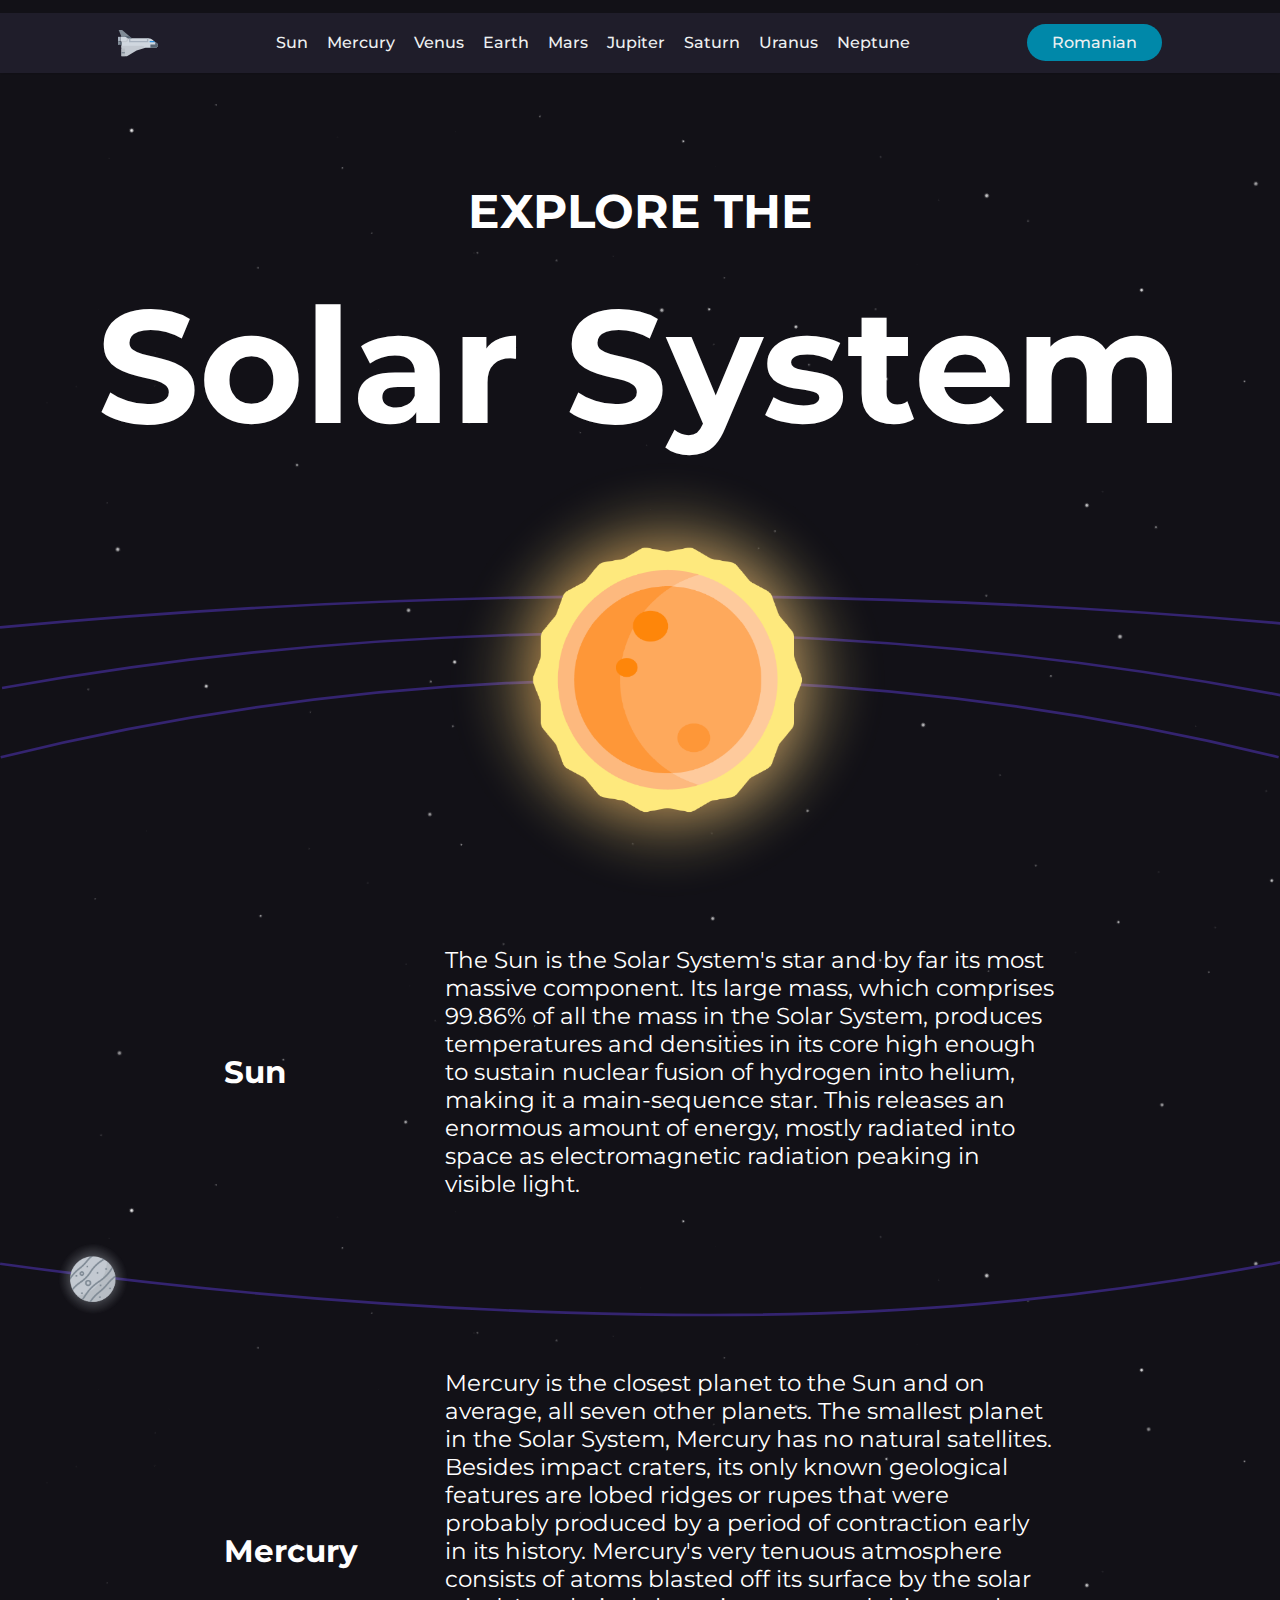
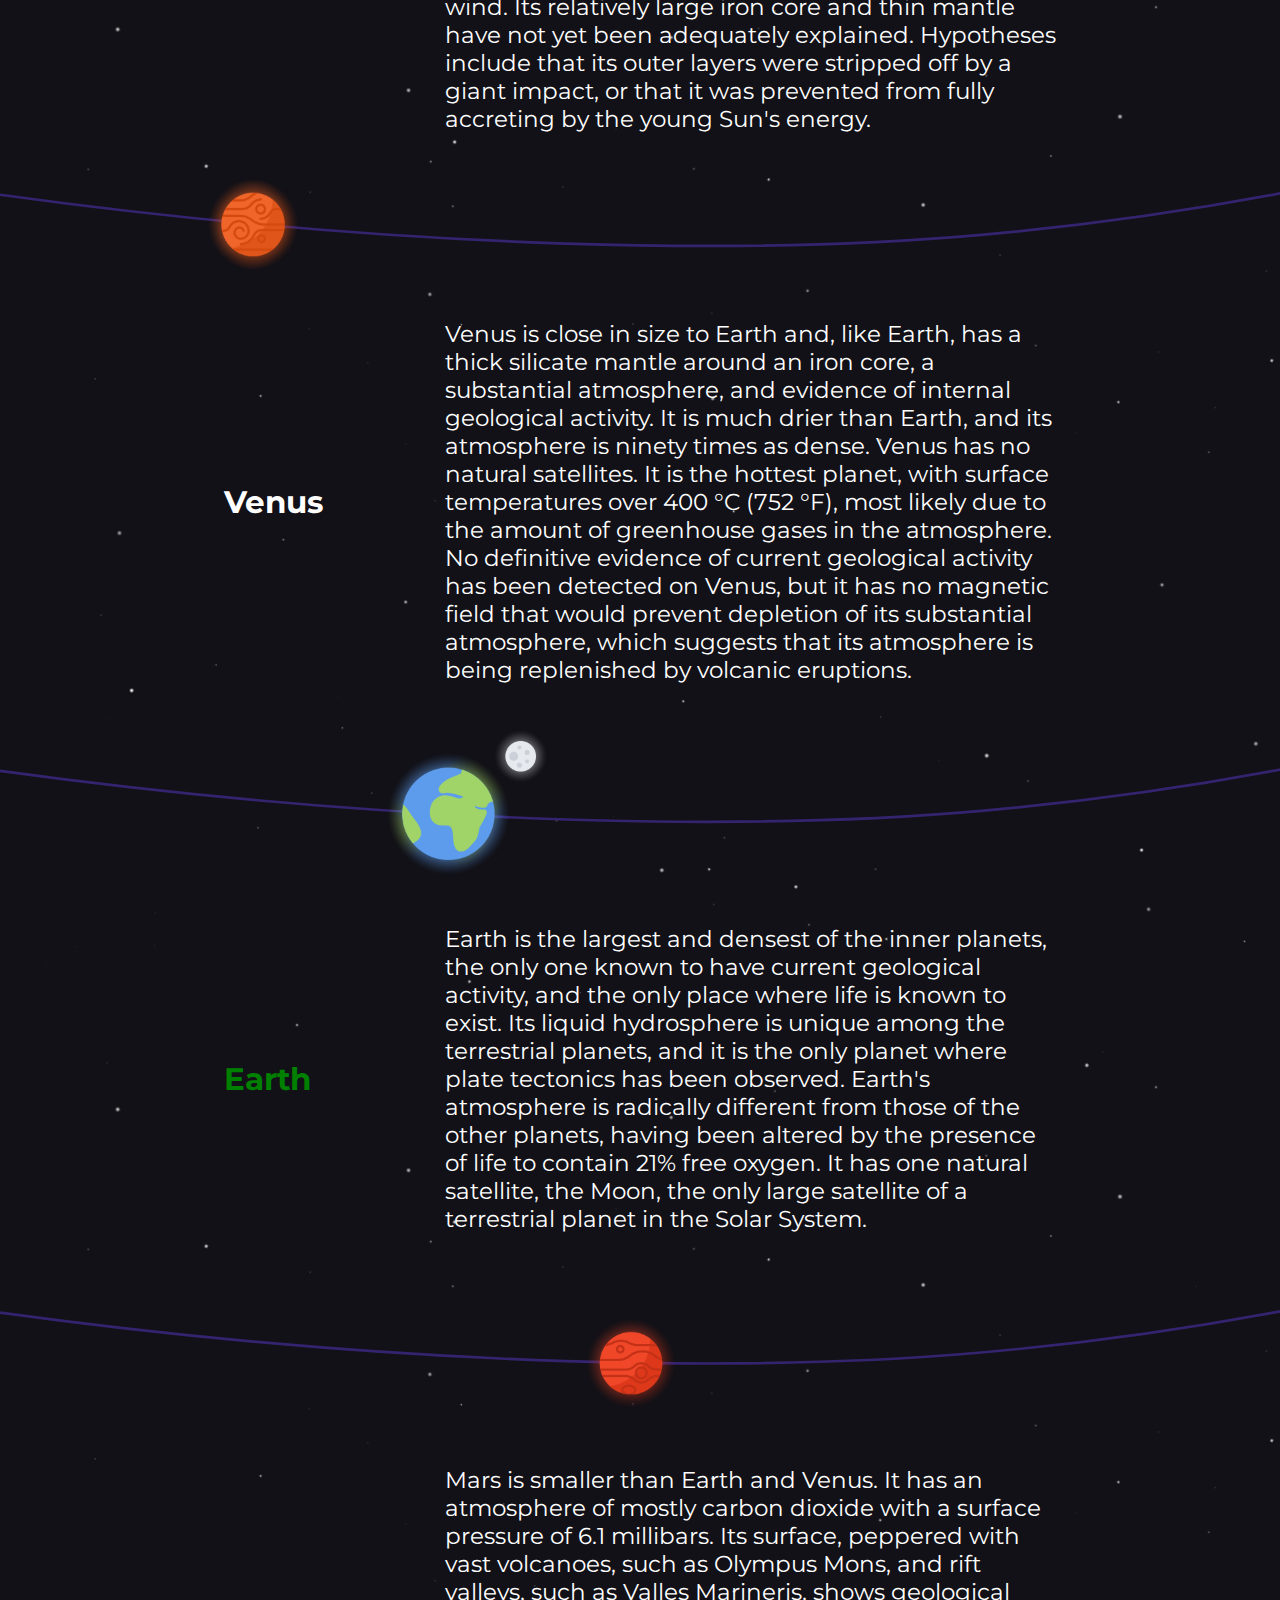
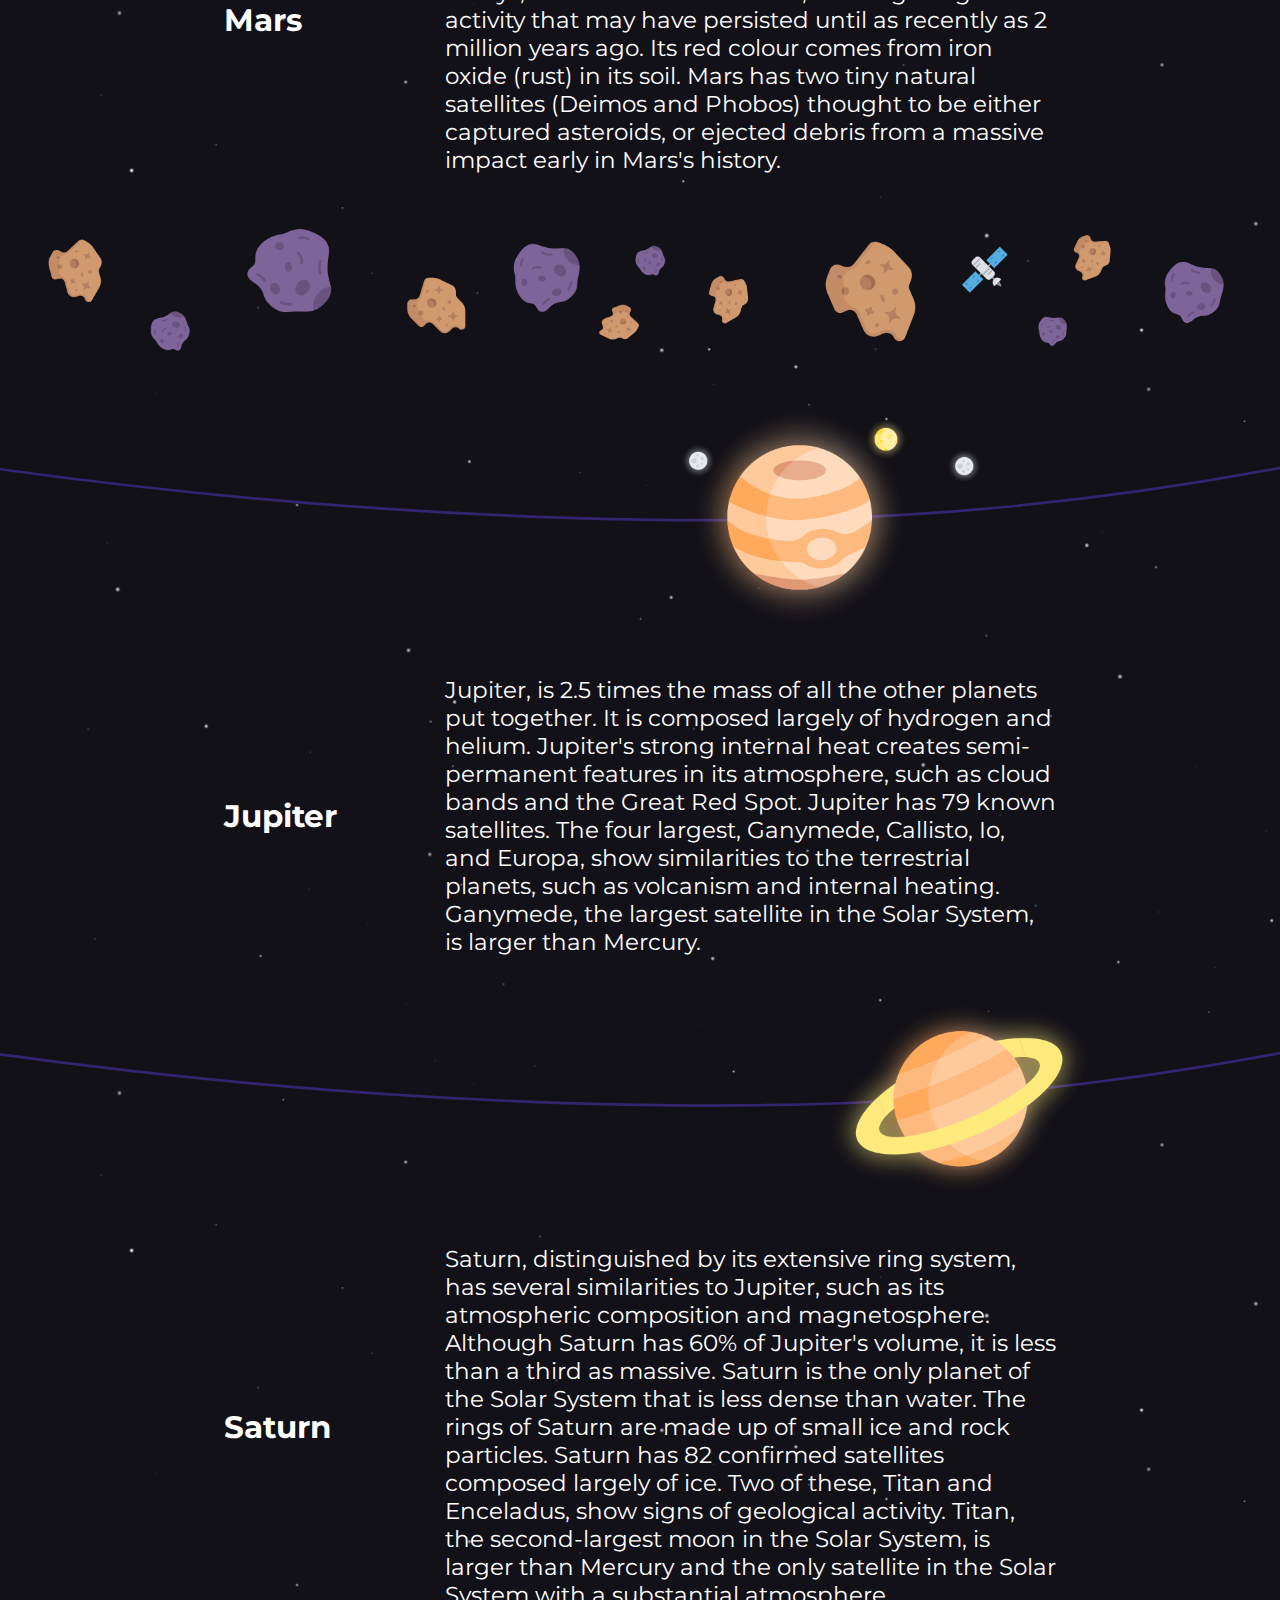
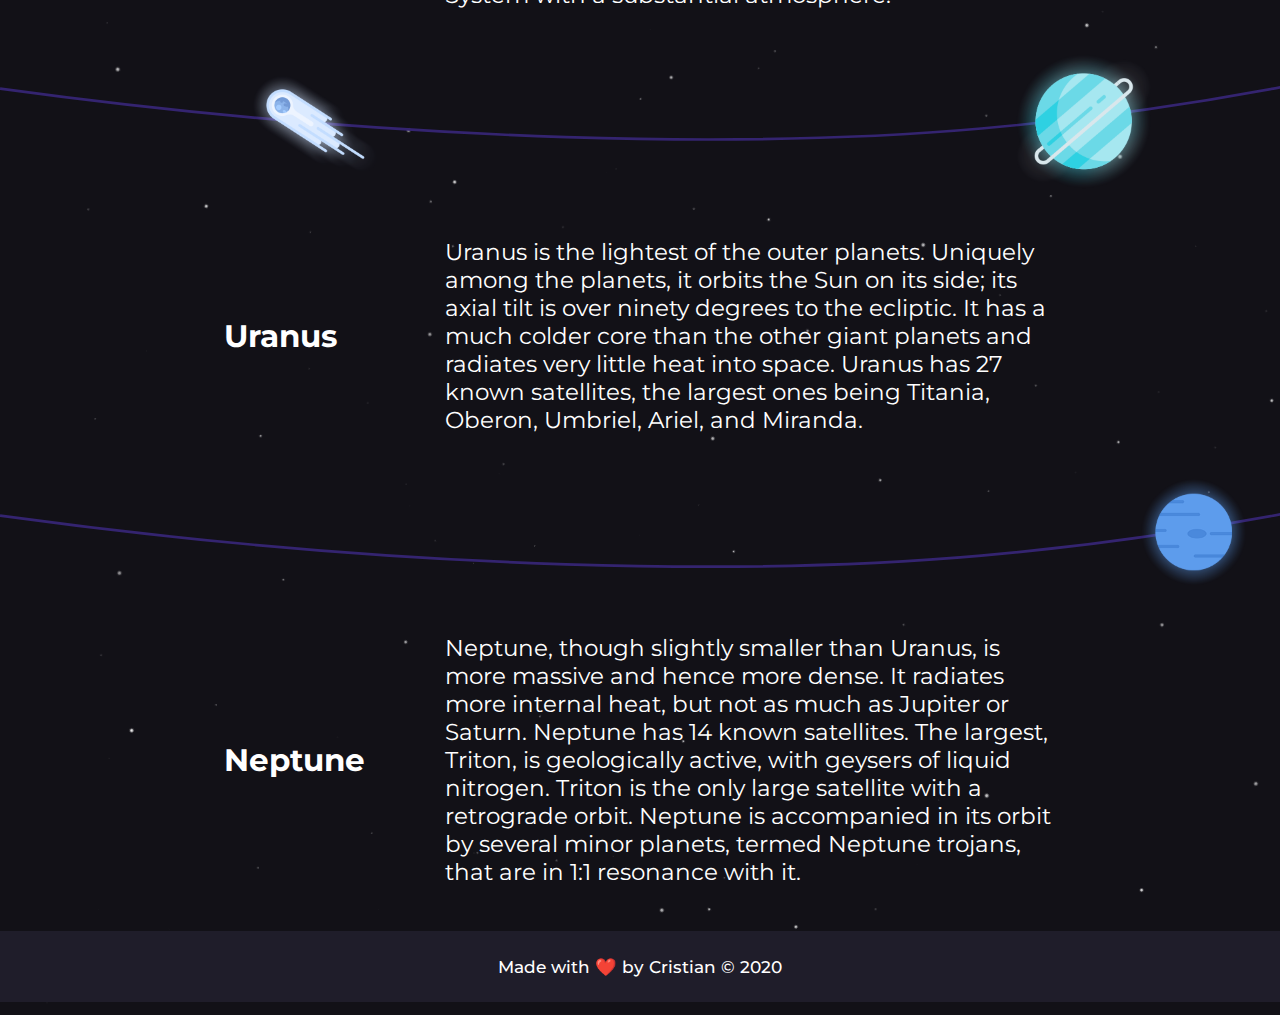
<file: index.html>
<!DOCTYPE html>
<html lang="en">
  <head>
    <meta charset="UTF-8" />
    <meta name="viewport" content="width=device-width, initial-scale=1.0" />
    <link rel="stylesheet" href="css/style.css" />
    <link rel="stylesheet" href="css/responsive-menu.css" />
    <title>Solar system</title>
  </head>

  <body>
    <header class="css-responsive-menu">
      <img class="logo" src="images/logo.svg" alt="logo" />
      <label for="hidden-checkbox1" class="expand-control button">Menu</label>
      <input type="checkbox" id="hidden-checkbox1" class="expand-control" />

      <ul class="navigation-list">
        <li><a href="#sun">Sun</a></li>
        <li><a href="#mercury">Mercury</a></li>
        <li><a href="#venus">Venus</a></li>
        <li><a href="#earth">Earth</a></li>
        <li><a href="#mars">Mars</a></li>
        <li><a href="#jupiter">Jupiter</a></li>
        <li><a href="#saturn">Saturn</a></li>
        <li><a href="#uranus">Uranus</a></li>
        <li><a href="#neptune">Neptune</a></li>
      </ul>

      <a class="nav-button" href="translations/index_ro.html">Romanian</a>
    </header>

    <div class="main-title">
      <h1><span>EXPLORE THE</span><br />Solar System</h1>
    </div>

    <div class="sun">
      <img src="images/sun.svg" alt="sun" id="sun" />
      <article>
        <h2>Sun</h2>
        <p>
          The Sun is the Solar System's star and by far its most massive component. Its large mass,
          which comprises 99.86% of all the mass in the Solar System, produces temperatures and
          densities in its core high enough to sustain nuclear fusion of hydrogen into helium,
          making it a main-sequence star. This releases an enormous amount of energy, mostly
          radiated into space as electromagnetic radiation peaking in visible light.
        </p>
      </article>
    </div>

    <div class="mercury">
      <img src="images/mercury.svg" alt="mercury" id="mercury" />
      <article>
        <h2>Mercury</h2>
        <p>
          Mercury is the closest planet to the Sun and on average, all seven other planets. The
          smallest planet in the Solar System, Mercury has no natural satellites. Besides impact
          craters, its only known geological features are lobed ridges or rupes that were probably
          produced by a period of contraction early in its history. Mercury's very tenuous
          atmosphere consists of atoms blasted off its surface by the solar wind. Its relatively
          large iron core and thin mantle have not yet been adequately explained. Hypotheses include
          that its outer layers were stripped off by a giant impact, or that it was prevented from
          fully accreting by the young Sun's energy.
        </p>
      </article>
    </div>

    <div class="venus">
      <img src="images/venus.svg" alt="venus" id="venus" />
      <article>
        <h2>Venus</h2>
        <p>
          Venus is close in size to Earth and, like Earth, has a thick silicate mantle around an
          iron core, a substantial atmosphere, and evidence of internal geological activity. It is
          much drier than Earth, and its atmosphere is ninety times as dense. Venus has no natural
          satellites. It is the hottest planet, with surface temperatures over 400 °C (752 °F), most
          likely due to the amount of greenhouse gases in the atmosphere. No definitive evidence of
          current geological activity has been detected on Venus, but it has no magnetic field that
          would prevent depletion of its substantial atmosphere, which suggests that its atmosphere
          is being replenished by volcanic eruptions.
        </p>
      </article>
    </div>

    <div class="earth">
      <img src="images/earth.svg" alt="earth" id="earth" />
      <article>
        <h2>Earth</h2>
        <p>
          Earth is the largest and densest of the inner planets, the only one known to have current
          geological activity, and the only place where life is known to exist. Its liquid
          hydrosphere is unique among the terrestrial planets, and it is the only planet where plate
          tectonics has been observed. Earth's atmosphere is radically different from those of the
          other planets, having been altered by the presence of life to contain 21% free oxygen. It
          has one natural satellite, the Moon, the only large satellite of a terrestrial planet in
          the Solar System.
        </p>
      </article>
    </div>

    <div class="mars">
      <img src="images/mars.svg" alt="mars" id="mars" />
      <article>
        <h2>Mars</h2>
        <p>
          Mars is smaller than Earth and Venus. It has an atmosphere of mostly carbon dioxide with a
          surface pressure of 6.1 millibars. Its surface, peppered with vast volcanoes, such as
          Olympus Mons, and rift valleys, such as Valles Marineris, shows geological activity that
          may have persisted until as recently as 2 million years ago. Its red colour comes from
          iron oxide (rust) in its soil. Mars has two tiny natural satellites (Deimos and Phobos)
          thought to be either captured asteroids, or ejected debris from a massive impact early in
          Mars's history.
        </p>
      </article>
    </div>

    <img src="images/asteroids.svg" alt="asteroids" />

    <div class="jupiter">
      <img src="images/jupiter.svg" alt="jupiter" id="jupiter" />
      <article>
        <h2>Jupiter</h2>
        <p>
          Jupiter, is 2.5 times the mass of all the other planets put together. It is composed
          largely of hydrogen and helium. Jupiter's strong internal heat creates semi-permanent
          features in its atmosphere, such as cloud bands and the Great Red Spot. Jupiter has 79
          known satellites. The four largest, Ganymede, Callisto, Io, and Europa, show similarities
          to the terrestrial planets, such as volcanism and internal heating. Ganymede, the largest
          satellite in the Solar System, is larger than Mercury.
        </p>
      </article>
    </div>

    <div class="saturn">
      <img src="images/saturn.svg" alt="saturn" id="saturn" />
      <article>
        <h2>Saturn</h2>
        <p>
          Saturn, distinguished by its extensive ring system, has several similarities to Jupiter,
          such as its atmospheric composition and magnetosphere. Although Saturn has 60% of
          Jupiter's volume, it is less than a third as massive. Saturn is the only planet of the
          Solar System that is less dense than water. The rings of Saturn are made up of small ice
          and rock particles. Saturn has 82 confirmed satellites composed largely of ice. Two of
          these, Titan and Enceladus, show signs of geological activity. Titan, the second-largest
          moon in the Solar System, is larger than Mercury and the only satellite in the Solar
          System with a substantial atmosphere.
        </p>
      </article>
    </div>

    <div class="uranus">
      <img src="images/uranus.svg" alt="uranus" id="uranus" />
      <article>
        <h2>Uranus</h2>
        <p>
          Uranus is the lightest of the outer planets. Uniquely among the planets, it orbits the Sun
          on its side; its axial tilt is over ninety degrees to the ecliptic. It has a much colder
          core than the other giant planets and radiates very little heat into space. Uranus has 27
          known satellites, the largest ones being Titania, Oberon, Umbriel, Ariel, and Miranda.
        </p>
      </article>
    </div>

    <div class="neptune">
      <img src="images/neptune.svg" alt="neptune" id="neptune" />
      <article>
        <h2>Neptune</h2>
        <p>
          Neptune, though slightly smaller than Uranus, is more massive and hence more dense. It
          radiates more internal heat, but not as much as Jupiter or Saturn. Neptune has 14 known
          satellites. The largest, Triton, is geologically active, with geysers of liquid nitrogen.
          Triton is the only large satellite with a retrograde orbit. Neptune is accompanied in its
          orbit by several minor planets, termed Neptune trojans, that are in 1:1 resonance with it.
        </p>
      </article>
    </div>

    <footer>
      <p>Made with ❤️ by Cristian © 2020</p>
    </footer>
  </body>
</html>
</file>
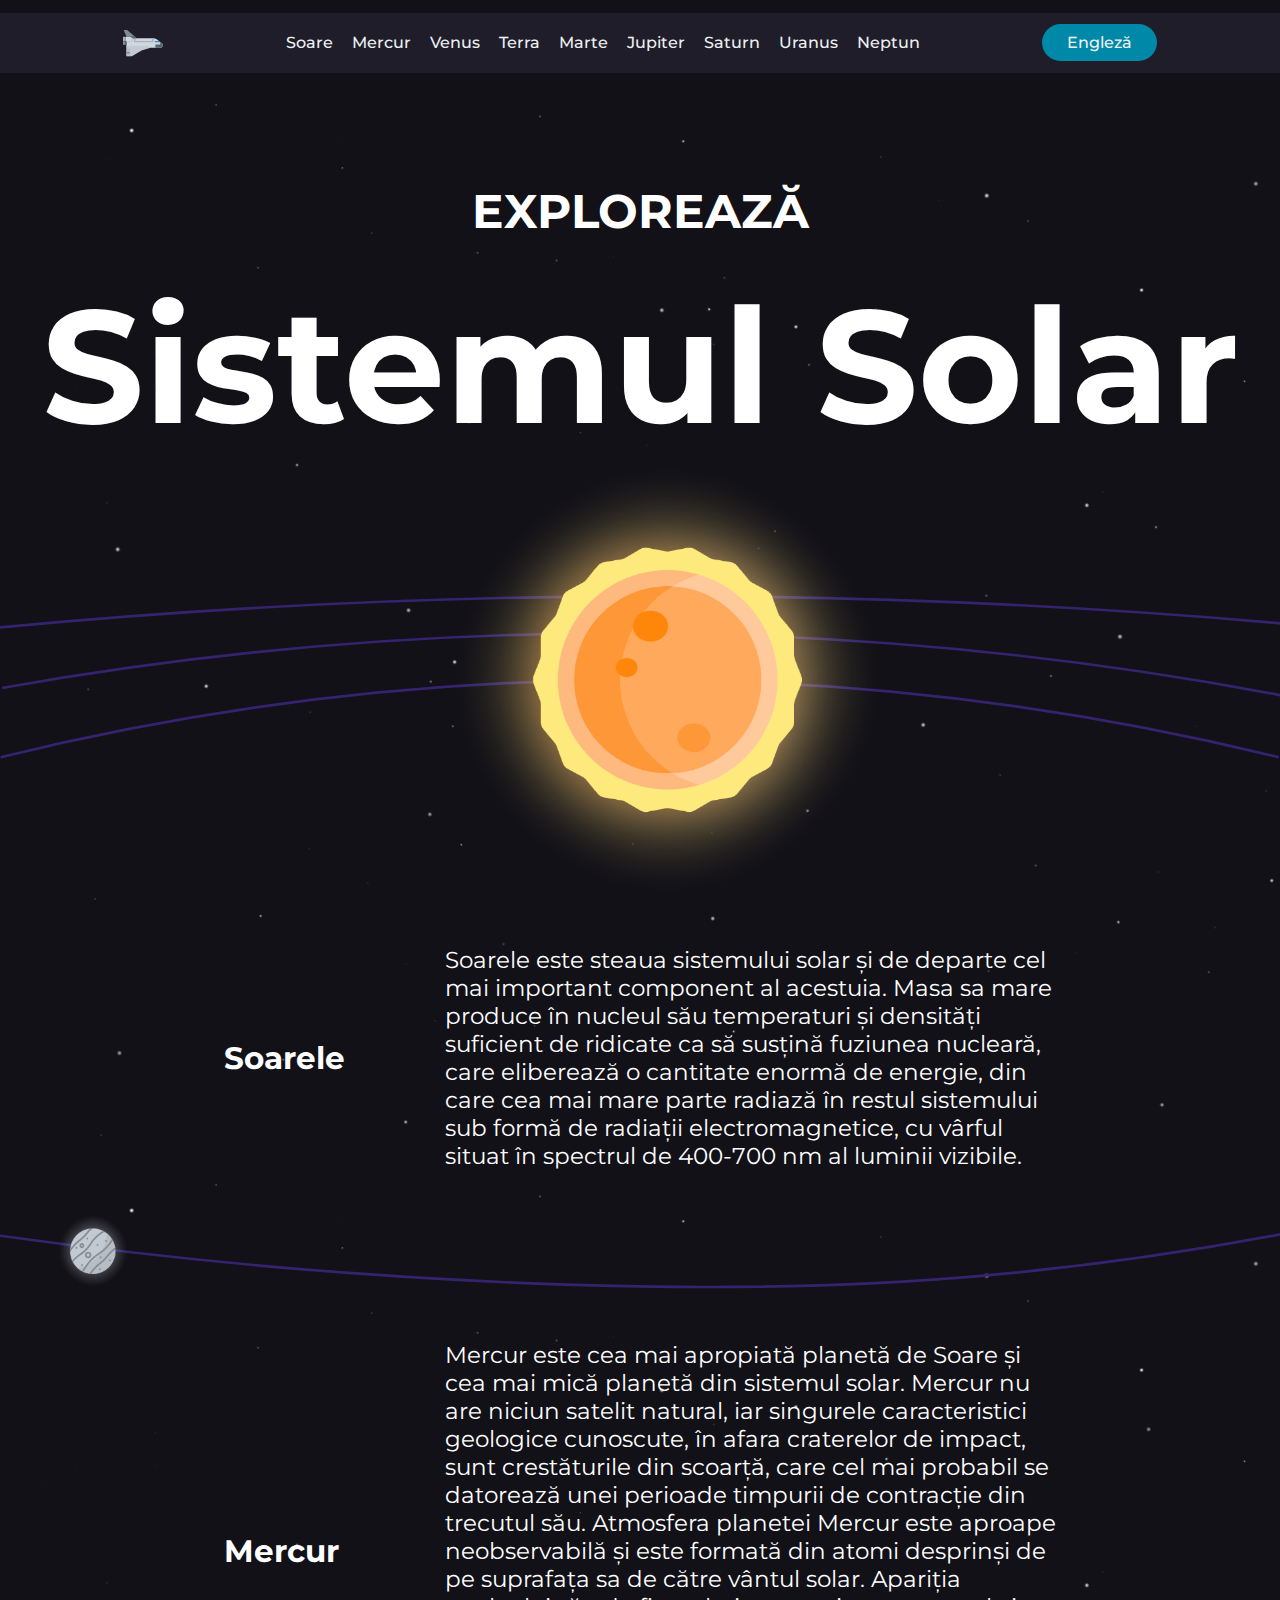
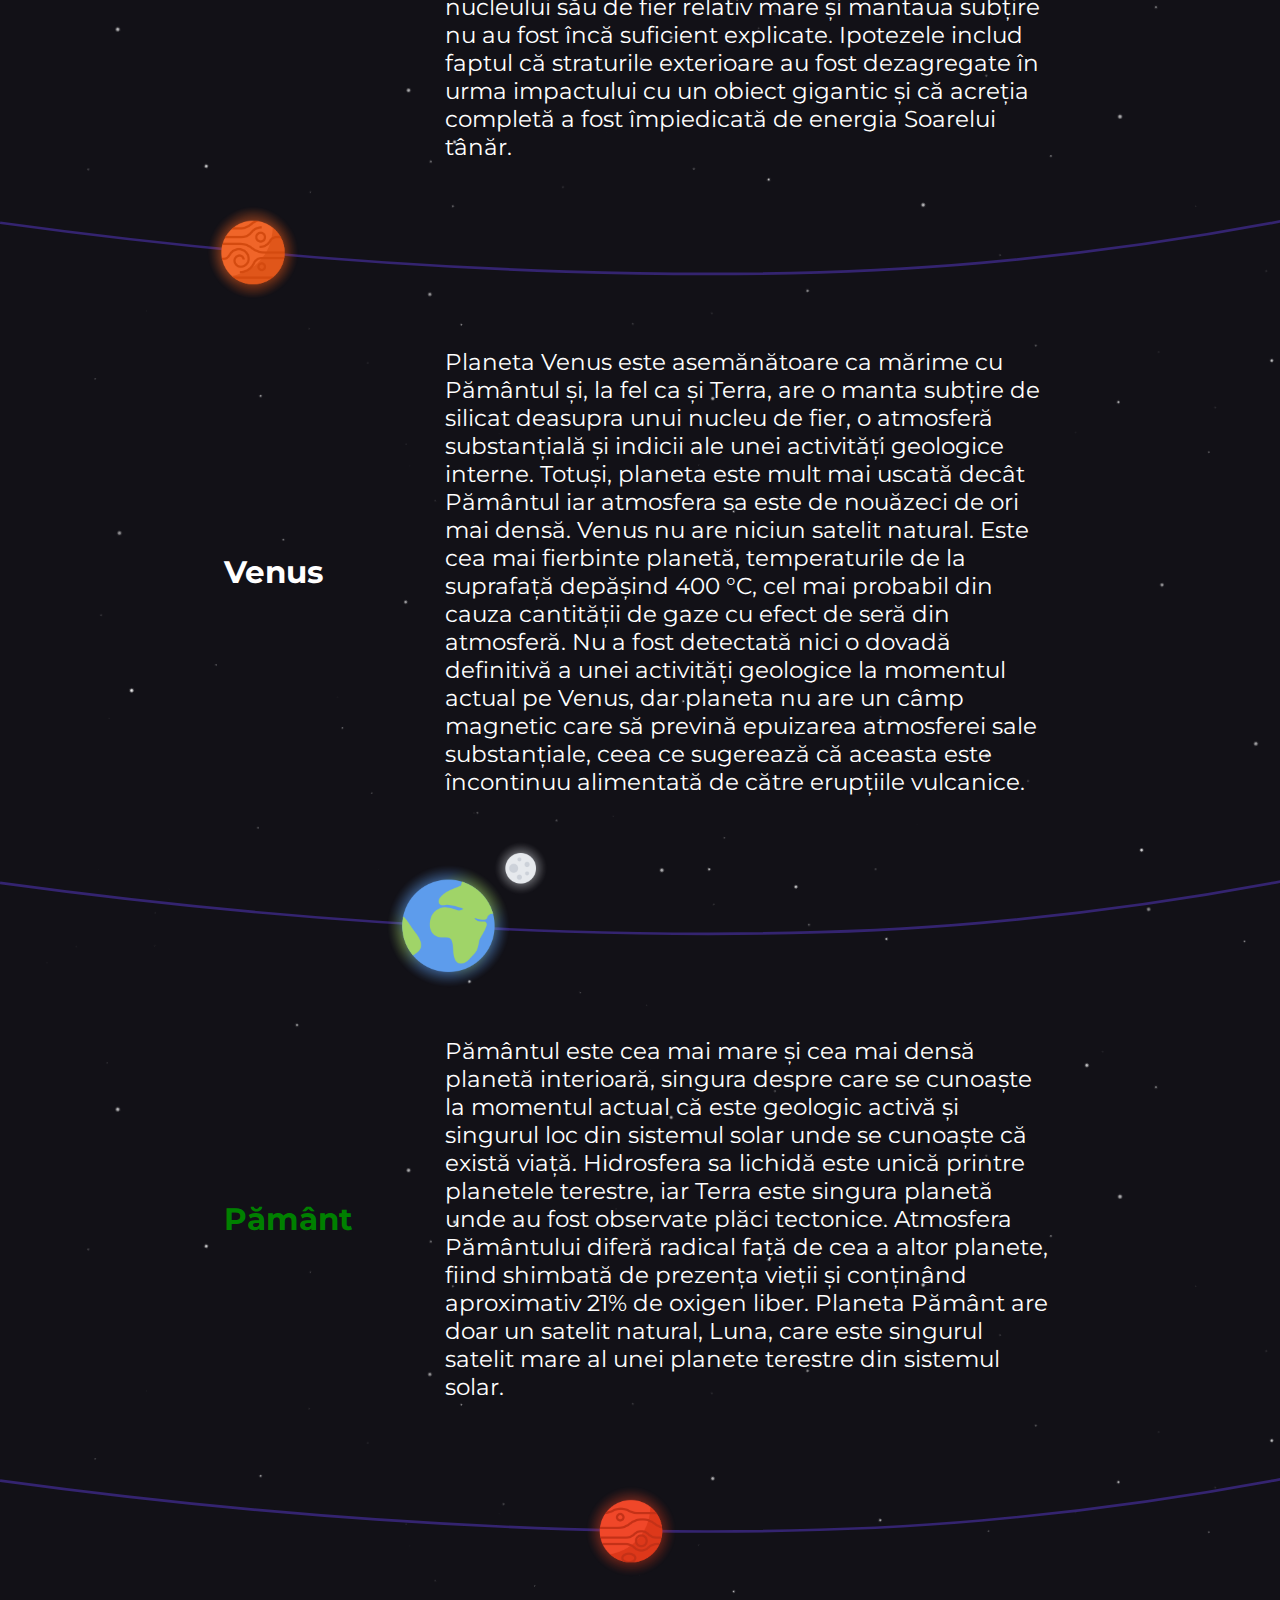
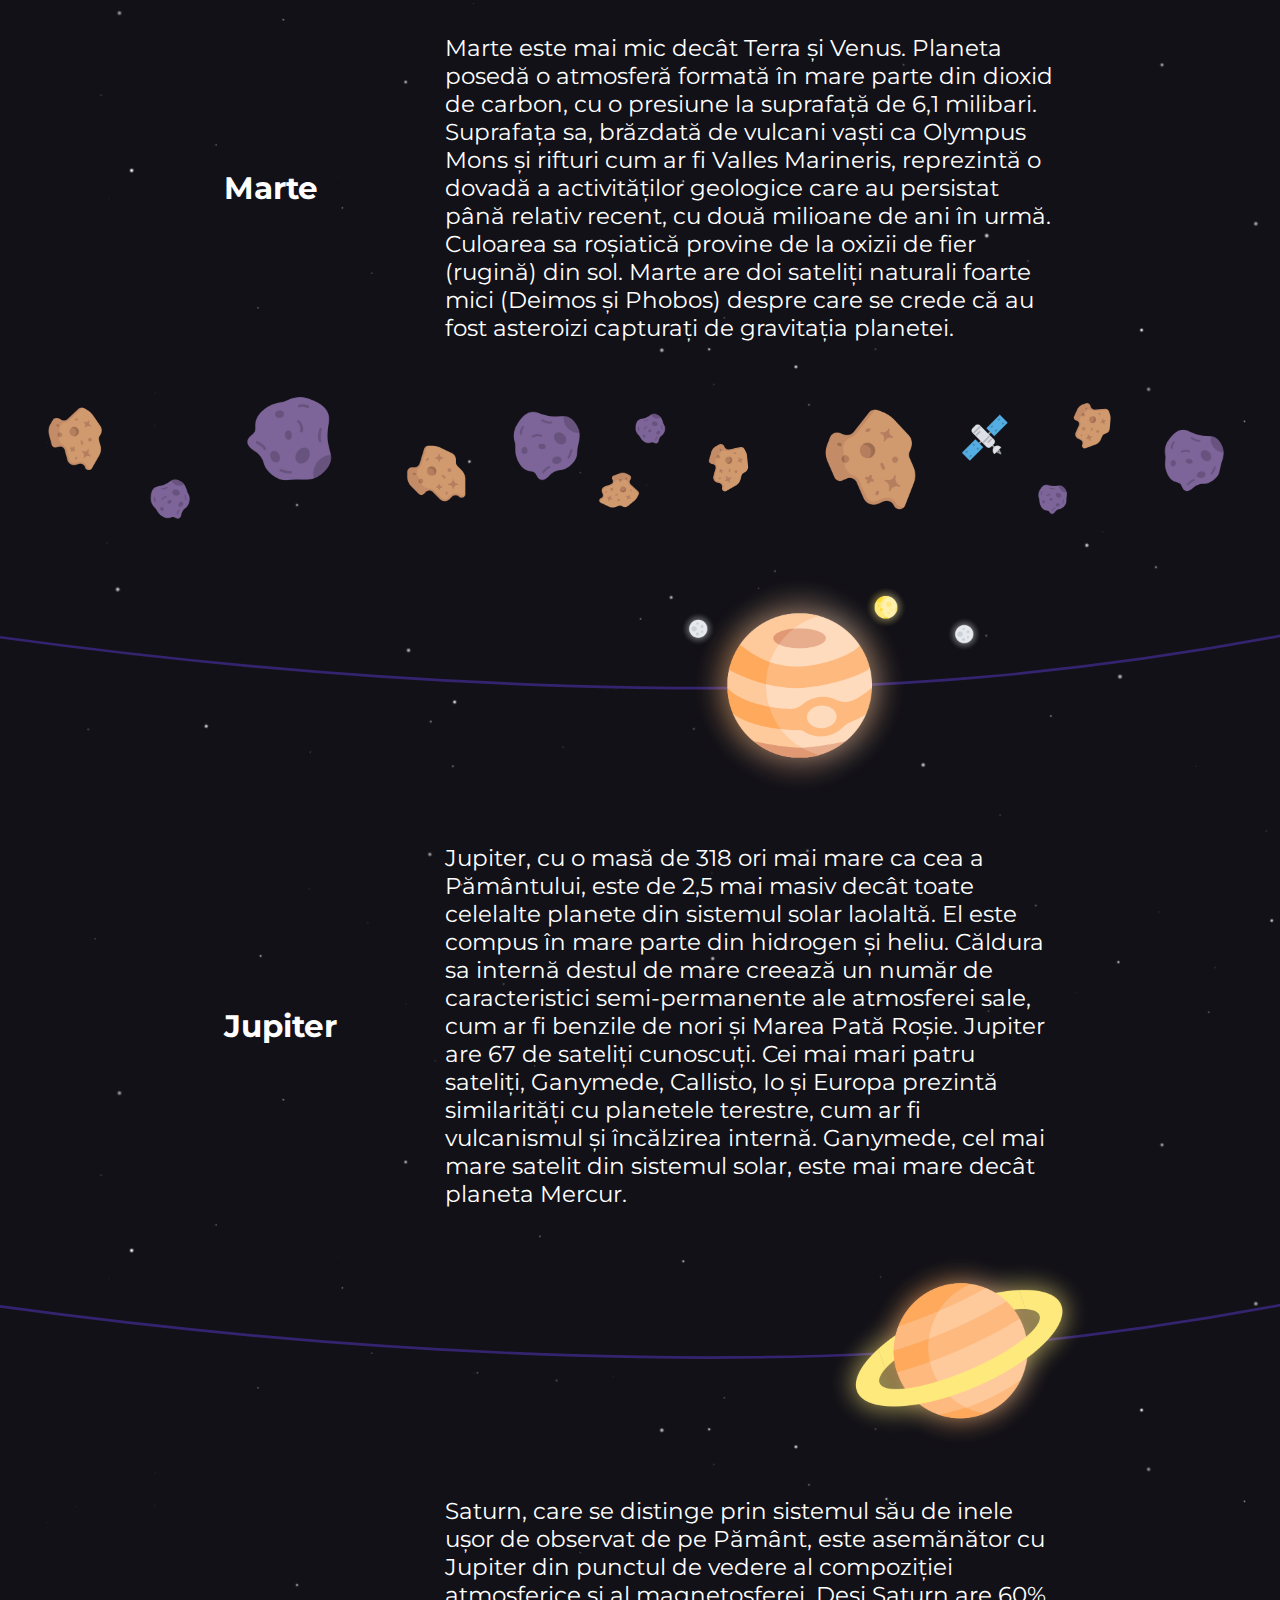
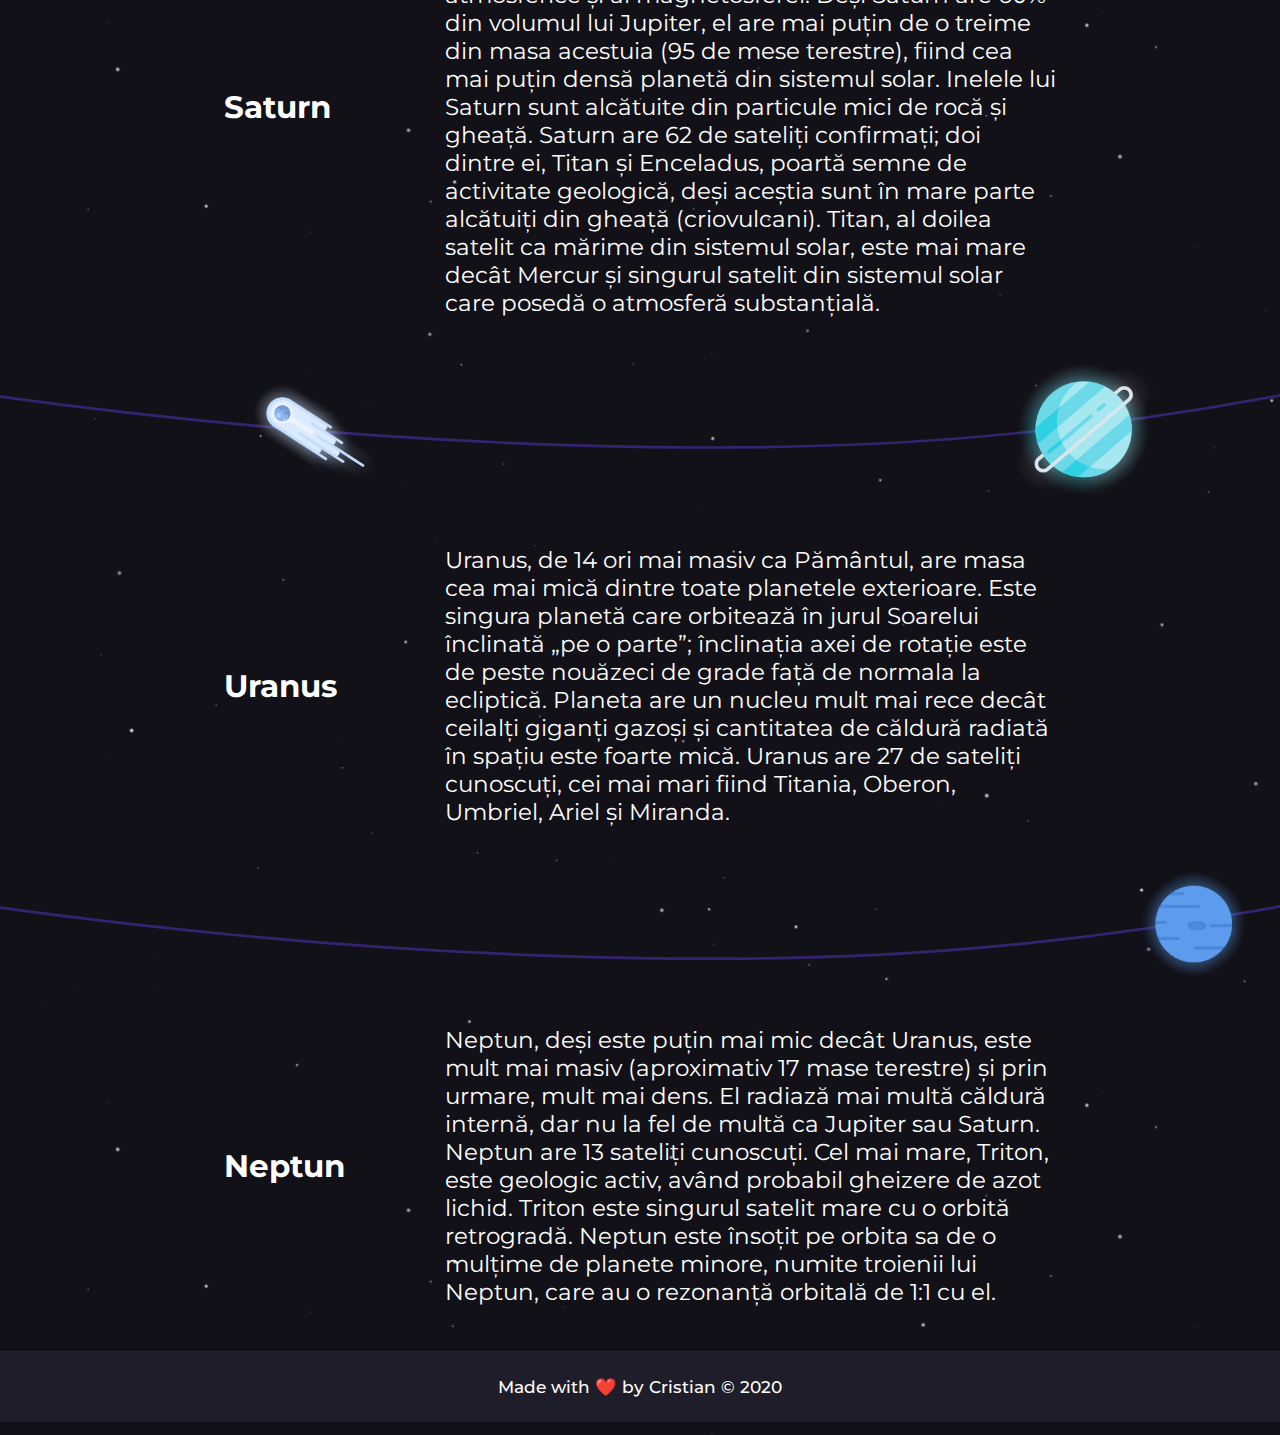
<file: translations/index_ro.html>
<!DOCTYPE html>
<html lang="ro">
  <head>
    <meta charset="UTF-8" />
    <meta name="viewport" content="width=device-width, initial-scale=1.0" />
    <link rel="stylesheet" href="../css/style.css" />
    <link rel="stylesheet" href="../css/responsive-menu.css" />
    <title>Sistemul solar</title>
  </head>

  <body>
    <header class="css-responsive-menu">
      <img class="logo" src="../images/logo.svg" alt="logo" />
      <label for="hidden-checkbox1" class="expand-control button">Menu</label>
      <input type="checkbox" id="hidden-checkbox1" class="expand-control" />

      <ul class="navigation-list">
        <li><a href="#sun">Soare</a></li>
        <li><a href="#mercury">Mercur</a></li>
        <li><a href="#venus">Venus</a></li>
        <li><a href="#earth">Terra</a></li>
        <li><a href="#mars">Marte</a></li>
        <li><a href="#jupiter">Jupiter</a></li>
        <li><a href="#saturn">Saturn</a></li>
        <li><a href="#uranus">Uranus</a></li>
        <li><a href="#neptune">Neptun</a></li>
      </ul>

      <a class="nav-button" href="../index.html">Engleză</a>
    </header>

    <div class="main-title">
      <h1><span>EXPLOREAZĂ</span><br />Sistemul Solar</h1>
    </div>

    <div class="sun">
      <img src="../images/sun.svg" alt="sun" id="sun" />
      <article>
        <h2>Soarele</h2>
        <p>
          Soarele este steaua sistemului solar și de departe cel mai important component al
          acestuia. Masa sa mare produce în nucleul său temperaturi și densități suficient de
          ridicate ca să susțină fuziunea nucleară, care eliberează o cantitate enormă de energie,
          din care cea mai mare parte radiază în restul sistemului sub formă de radiații
          electromagnetice, cu vârful situat în spectrul de 400-700 nm al luminii vizibile.
        </p>
      </article>
    </div>

    <div class="mercury">
      <img src="../images/mercury.svg" alt="mercury" id="mercury" />
      <article>
        <h2>Mercur</h2>
        <p>
          Mercur este cea mai apropiată planetă de Soare și cea mai mică planetă din sistemul solar.
          Mercur nu are niciun satelit natural, iar singurele caracteristici geologice cunoscute, în
          afara craterelor de impact, sunt crestăturile din scoarță, care cel mai probabil se
          datorează unei perioade timpurii de contracție din trecutul său. Atmosfera planetei Mercur
          este aproape neobservabilă și este formată din atomi desprinși de pe suprafața sa de către
          vântul solar. Apariția nucleului său de fier relativ mare și mantaua subțire nu au fost
          încă suficient explicate. Ipotezele includ faptul că straturile exterioare au fost
          dezagregate în urma impactului cu un obiect gigantic și că acreția completă a fost
          împiedicată de energia Soarelui tânăr.
        </p>
      </article>
    </div>

    <div class="venus">
      <img src="../images/venus.svg" alt="venus" id="venus" />
      <article>
        <h2>Venus</h2>
        <p>
          Planeta Venus este asemănătoare ca mărime cu Pământul și, la fel ca și Terra, are o manta
          subțire de silicat deasupra unui nucleu de fier, o atmosferă substanțială și indicii ale
          unei activități geologice interne. Totuși, planeta este mult mai uscată decât Pământul iar
          atmosfera sa este de nouăzeci de ori mai densă. Venus nu are niciun satelit natural. Este
          cea mai fierbinte planetă, temperaturile de la suprafață depășind 400 °C, cel mai probabil
          din cauza cantității de gaze cu efect de seră din atmosferă. Nu a fost detectată nici o
          dovadă definitivă a unei activități geologice la momentul actual pe Venus, dar planeta nu
          are un câmp magnetic care să prevină epuizarea atmosferei sale substanțiale, ceea ce
          sugerează că aceasta este încontinuu alimentată de către erupțiile vulcanice.
        </p>
      </article>
    </div>

    <div class="earth">
      <img src="../images/earth.svg" alt="earth" id="earth" />
      <article>
        <h2>Pământ</h2>
        <p>
          Pământul este cea mai mare și cea mai densă planetă interioară, singura despre care se
          cunoaște la momentul actual că este geologic activă și singurul loc din sistemul solar
          unde se cunoaște că există viață. Hidrosfera sa lichidă este unică printre planetele
          terestre, iar Terra este singura planetă unde au fost observate plăci tectonice. Atmosfera
          Pământului diferă radical față de cea a altor planete, fiind shimbată de prezența vieții
          și conținând aproximativ 21% de oxigen liber. Planeta Pământ are doar un satelit natural,
          Luna, care este singurul satelit mare al unei planete terestre din sistemul solar.
        </p>
      </article>
    </div>

    <div class="mars">
      <img src="../images/mars.svg" alt="mars" id="mars" />
      <article>
        <h2>Marte</h2>
        <p>
          Marte este mai mic decât Terra și Venus. Planeta posedă o atmosferă formată în mare parte
          din dioxid de carbon, cu o presiune la suprafață de 6,1 milibari. Suprafața sa, brăzdată
          de vulcani vaști ca Olympus Mons și rifturi cum ar fi Valles Marineris, reprezintă o
          dovadă a activităților geologice care au persistat până relativ recent, cu două milioane
          de ani în urmă. Culoarea sa roșiatică provine de la oxizii de fier (rugină) din sol. Marte
          are doi sateliți naturali foarte mici (Deimos și Phobos) despre care se crede că au fost
          asteroizi capturați de gravitația planetei.
        </p>
      </article>
    </div>

    <img src="../images/asteroids.svg" alt="asteroids" />

    <div class="jupiter">
      <img src="../images/jupiter.svg" alt="jupiter" id="jupiter" />
      <article>
        <h2>Jupiter</h2>
        <p>
          Jupiter, cu o masă de 318 ori mai mare ca cea a Pământului, este de 2,5 mai masiv decât
          toate celelalte planete din sistemul solar laolaltă. El este compus în mare parte din
          hidrogen și heliu. Căldura sa internă destul de mare creează un număr de caracteristici
          semi-permanente ale atmosferei sale, cum ar fi benzile de nori și Marea Pată Roșie.
          Jupiter are 67 de sateliți cunoscuți. Cei mai mari patru sateliți, Ganymede, Callisto, Io
          și Europa prezintă similarități cu planetele terestre, cum ar fi vulcanismul și încălzirea
          internă. Ganymede, cel mai mare satelit din sistemul solar, este mai mare decât planeta
          Mercur.
        </p>
      </article>
    </div>

    <div class="saturn">
      <img src="../images/saturn.svg" alt="saturn" id="saturn" />
      <article>
        <h2>Saturn</h2>
        <p>
          Saturn, care se distinge prin sistemul său de inele ușor de observat de pe Pământ, este
          asemănător cu Jupiter din punctul de vedere al compoziției atmosferice și al
          magnetosferei. Deși Saturn are 60% ​​din volumul lui Jupiter, el are mai puțin de o treime
          din masa acestuia (95 de mese terestre), fiind cea mai puțin densă planetă din sistemul
          solar. Inelele lui Saturn sunt alcătuite din particule mici de rocă și gheață. Saturn are
          62 de sateliți confirmați; doi dintre ei, Titan și Enceladus, poartă semne de activitate
          geologică, deși aceștia sunt în mare parte alcătuiți din gheață (criovulcani). Titan, al
          doilea satelit ca mărime din sistemul solar, este mai mare decât Mercur și singurul
          satelit din sistemul solar care posedă o atmosferă substanțială.
        </p>
      </article>
    </div>

    <div class="uranus">
      <img src="../images/uranus.svg" alt="uranus" id="uranus" />
      <article>
        <h2>Uranus</h2>
        <p>
          Uranus, de 14 ori mai masiv ca Pământul, are masa cea mai mică dintre toate planetele
          exterioare. Este singura planetă care orbitează în jurul Soarelui înclinată „pe o parte”;
          înclinația axei de rotație este de peste nouăzeci de grade față de normala la ecliptică.
          Planeta are un nucleu mult mai rece decât ceilalți giganți gazoși și cantitatea de căldură
          radiată în spațiu este foarte mică. Uranus are 27 de sateliți cunoscuți, cei mai mari
          fiind Titania, Oberon, Umbriel, Ariel și Miranda.
        </p>
      </article>
    </div>

    <div class="neptune">
      <img src="../images/neptune.svg" alt="neptune" id="neptune" />
      <article>
        <h2>Neptun</h2>
        <p>
          Neptun, deși este puțin mai mic decât Uranus, este mult mai masiv (aproximativ 17 mase
          terestre) și prin urmare, mult mai dens. El radiază mai multă căldură internă, dar nu la
          fel de multă ca Jupiter sau Saturn. Neptun are 13 sateliți cunoscuți. Cel mai mare,
          Triton, este geologic activ, având probabil gheizere de azot lichid. Triton este singurul
          satelit mare cu o orbită retrogradă. Neptun este însoțit pe orbita sa de o mulțime de
          planete minore, numite troienii lui Neptun, care au o rezonanță orbitală de 1:1 cu el.
        </p>
      </article>
    </div>

    <footer>
      <p>Made with ❤️ by Cristian © 2020</p>
    </footer>
  </body>
</html>
</file>
<file: css/style.css>
@import url("https://fonts.googleapis.com/css2?family=Montserrat:wght@300;400;500;600;700;800;900&display=swap");

* {
  margin: 0;
  padding: 0;
}

body {
  background-color: #121117;
  font-family: "Montserrat", sans-serif;
  font-weight: 500;
  background-image: url(../images/stars-background.svg);
}

article {
  width: 65%;
  height: 100%;
  display: flex;
  align-items: center;
  color: white;
  font-size: 17pt;
  font-weight: 400;
  margin: 5vh auto;
}

h2 {
  font-size: 23pt;
  font-weight: 700;
  width: 300px;
}

footer {
  background-color: #1f1d2a;
  width: 100%;
  padding: 25px 0;
  margin-bottom: 1%;
}

footer p {
  width: 100%;
  text-align: center;
  color: white;
  font-size: 13pt;
}

img,
p {
  width: 100%;
}

.main-title {
  color: white;
  font-weight: 900;
  font-size: 60pt;
  text-align: center;
}

.main-title h1 {
  margin: 0;
}

.main-title span {
  font-size: 35pt;
}

.jupiter img {
  margin-top: 5vh;
}

.earth h2 {
  color: green;
}

/* Medium devices (landscape tablets 1024px and down) */
@media only screen and (max-width: 1024px) {
  .main-title {
    font-size: 40pt;
  }

  .main-title span {
    font-size: 18pt;
  }

  article {
    width: 85%;
  }
}

/* Small devices (portrait tablets and large phones, 768px and down) */
@media only screen and (max-width: 768px) {
  .main-title {
    font-size: 50pt;
  }

  .main-title span {
    font-size: 25pt;
  }

  article {
    width: 85%;
  }
}

/* Extra small devices (phones, 600px and down) */
@media only screen and (max-width: 668px) {
  .main-title {
    font-size: 25pt;
  }

  .main-title span {
    font-size: 15pt;
  }

  article {
    width: 90%;
    flex-wrap: wrap;
  }

  p {
    margin-top: 11px;
    font-size: 13pt;
  }
}
</file>
<file: css/responsive-menu.css>
.logo {
  height: 100%;
  width: 40px;
  cursor: pointer;
  margin: 0 auto;
}

.css-responsive-menu {
  width: 100%;
  background-color: #1f1d2a;
  display: flex;
  justify-content: space-between;
  align-items: center;
  box-shadow: 0 2px 2px -2px rgba(0, 0, 0, 0.2);
  margin-top: 1%;
  padding: 10px 0;
  height: 40px;
}

.navigation-list li a,
.nav-button {
  color: #edf0f1;
  text-decoration: none;
}

.nav-button {
  padding: 9px 25px;
  background-color: rgba(0, 136, 169, 1);
  border: none;
  border-radius: 50px;
  cursor: pointer;
  transition: background-color 0.3s ease 0s;
  margin: 0 auto;
}

.nav-button:hover {
  background-color: rgba(0, 136, 169, 0.8);
}

.navigation-list {
  padding-left: 0;
  margin: 0;
  list-style: none;
}

.navigation-list li {
  padding-right: 15px;
  display: inline;
}

.navigation-list li a {
  transition: color 0.3s ease 0s;
}

.navigation-list li a:hover {
  color: #0088a9;
}

.navigation-list li:last-child {
  padding-right: 0;
}

.menu-filler {
  background-color: #1f1d2a;
}

.menu-filler .css-responsive-menu {
  padding: 10px 0 10px 0;
}

.css-responsive-menu .expand-control {
  display: none;
  color: #edf0f1;
}

@media only screen and (max-width: 879px) {
  .css-responsive-menu {
    background-color: transparent;
    height: initial;
    width: initial;
    margin: 0 10px;
    flex-flow: row wrap;
  }

  .logo {
    order: 2;
  }

  .navigation-list {
    background-color: #1f1d2a;
    border-radius: 4px;
    padding: 10px;
    margin: 0;
    width: 100%;
    margin-top: 2px;
    display: none;
    order: 4;
  }

  .navigation-list li {
    padding-right: 0;
    margin-bottom: 10px;
  }

  .navigation-list li:last-child {
    margin-bottom: 0;
  }

  .menu-filler {
    background-color: transparent;
  }

  .nav-button {
    margin: 0;
    order: 3;
  }

  .button {
    margin-bottom: 0;
    float: left;
    height: 38px;
    padding: 0 30px;
    text-align: center;
    font-size: 11px;
    font-weight: 600;
    line-height: 38px;
    letter-spacing: 0.1rem;
    text-transform: uppercase;
    text-decoration: none;
    white-space: nowrap;
    background-color: transparent;
    border-radius: 4px;
    border: 1px solid #bbb;
    box-sizing: border-box;
    order: 1;
  }

  .button:hover {
    color: rgba(0, 136, 169, 0.8);
    border-color: #888;
    outline: 0;
  }

  .css-responsive-menu label.expand-control {
    display: inline-block;
    cursor: pointer;
  }

  .css-responsive-menu input[type="checkbox"].expand-control:checked + ul.navigation-list {
    display: block;
  }

  .navigation-list li {
    display: block;
  }
}
</file>
